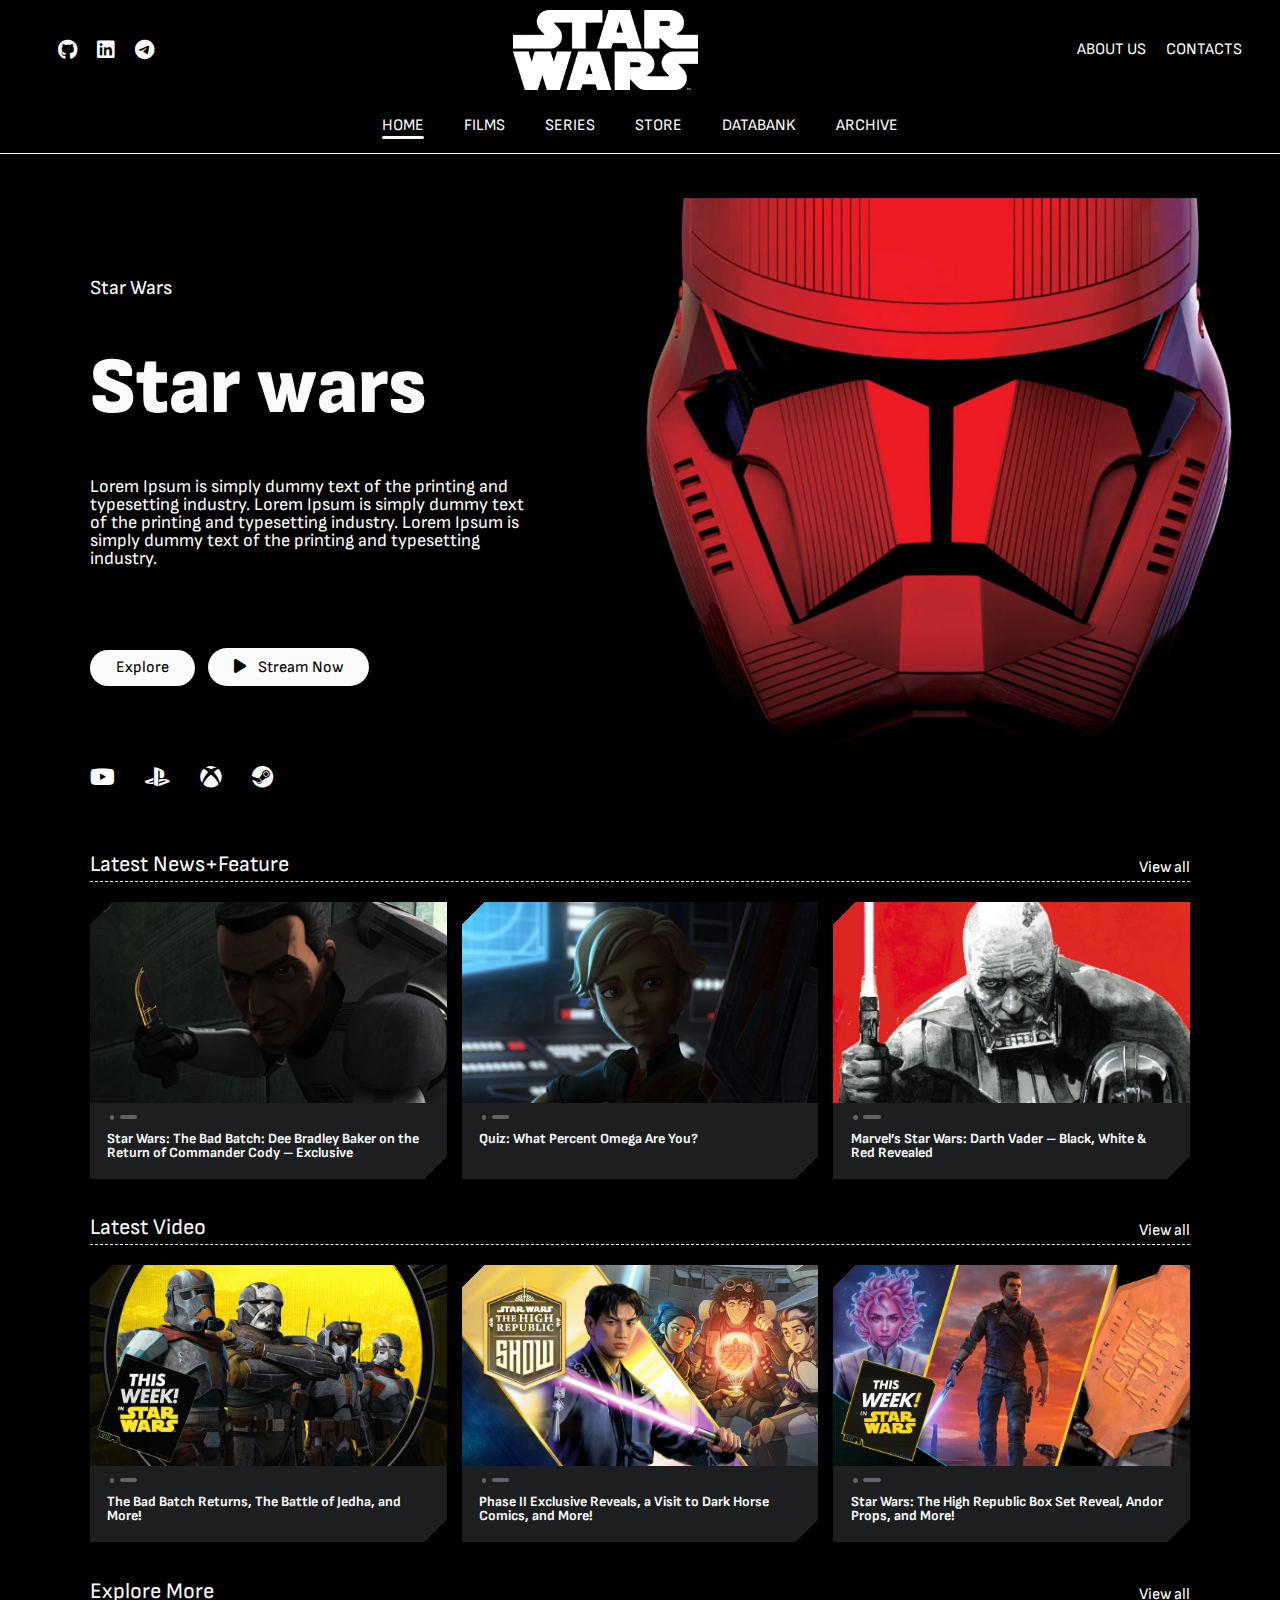
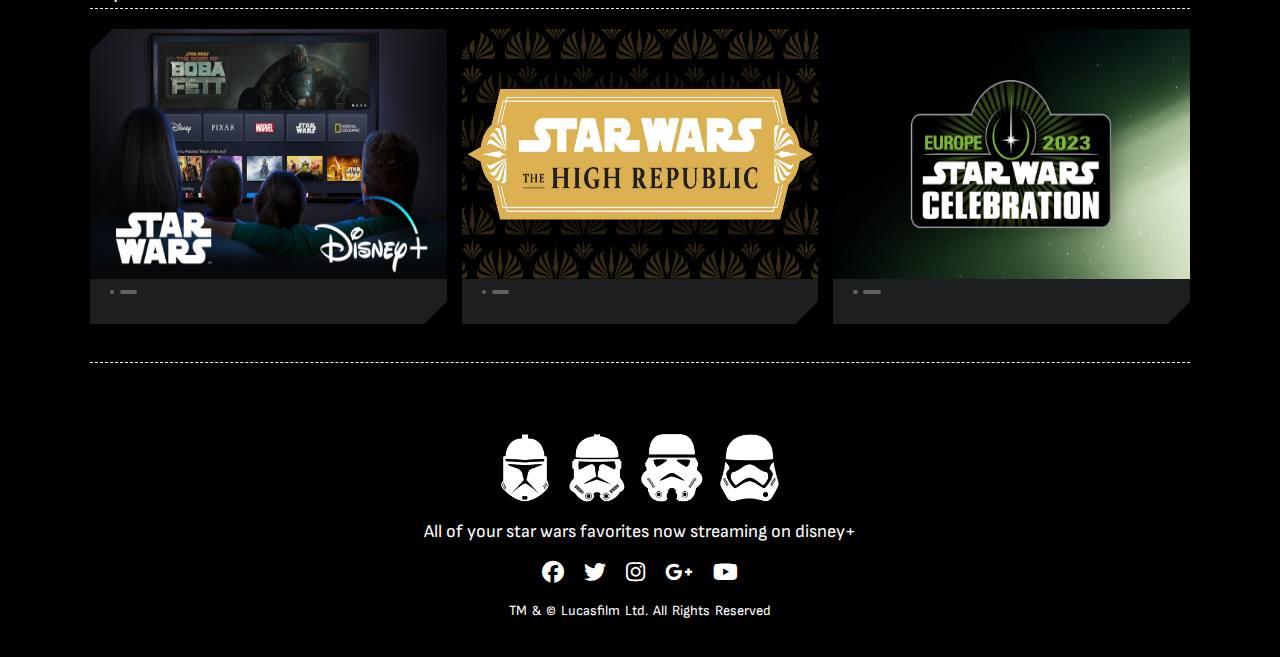
<file: html/index.html>
<!DOCTYPE html>
<html lang="en">
<head>
    <meta charset="UTF-8">
    <meta http-equiv="X-UA-Compatible" content="IE=edge">
    <meta name="viewport" content="width=device-width, initial-scale=1.0">
    <link rel="stylesheet" href="../css/all.css">
    <link rel="shortcut icon" type="x-icon" href="../img/logo2.png">
    <link rel="stylesheet" href="https://cdnjs.cloudflare.com/ajax/libs/font-awesome/6.2.1/css/all.min.css">
    <title>Star Wars</title>
</head>
<body>
    <header class="main">
        <div class="social">
            <a href="https://github.com/Toleubaev-Ulan"><i class="fa-brands fa-github"></i></a>
            <a href="https://www.linkedin.com/in/ulan-toleubayev-0a5a53238/"><i class="fa-brands fa-linkedin"></i></a>
            <a href=""><i class="fa-brands fa-telegram"></i></a>
        </div>
        <img src="../img/logo-main.webp" alt="Star Wars">
        <div class="contact">
            <a href="">ABOUT US</a>
            <a href="">CONTACTS</a>
        </div>
    </header>
    
    <section class="container">
        <div class="menu">
            <ul class="navbar">
                <li><a href="../html/index.html">HOME</a></li>
                <li><a href="../html/films.html">FILMS</a></li>
                <li><a href="#series">SERIES</a></li>
                <li><a href="#store">STORE</a></li>
                <li><a href="#databank">DATABANK</a></li>
                <li><a href="#archive">ARCHIVE</a></li>
            </ul>
        </div>

        <div class="home" id="home">
            <div class="home-text">
                <h3>Star Wars</h3>
                <h1>Star wars</h1>
                <p>Lorem Ipsum is simply dummy text of the printing and typesetting industry.
                    Lorem Ipsum is simply dummy text of the printing and typesetting industry.
                    Lorem Ipsum is simply dummy text of the printing and typesetting industry.
                </p>
                <a href="" class="go">Explore</a>
                <a href="" class="cta"><i class="fa-solid fa-play"></i>Stream Now</a>
                <div class="link">
                    <a href=""><i class="fa-brands fa-youtube"></i></a>
                    <a href=""><i class="fa-brands fa-playstation"></i></a>
                    <a href=""><i class="fa-brands fa-xbox"></i></a>
                    <a href=""><i class="fa-brands fa-steam"></i></a>
                </div>
            </div>

            <div class="home-img">
                <img src="../img/logo2.png" alt="">
            </div>
        </div>

        <div class="news-feature">
            <div class="news-feature-header">
                <h2>Latest News+Feature</h2>
                <div class="news-feature-header-link">
                    <a href="">
                        View all
                        <img src="../img/right-arrow.svg" alt="" class="arrow">
                    </a>
                </div>
            </div>
            <div class="news-feature-list">
                <div class="news-feature-item">
                    <a href="">
                        <img src="../img/news1.jpeg" alt="">
                        <p></p>
                        <h6>Star Wars: The Bad Batch: Dee Bradley Baker on the Return of Commander Cody – Exclusive</h6>
                    </a>
                </div>
                <div class="news-feature-item">
                    <a href="">
                        <img src="../img/news2.jpeg" alt="">
                        <p></p>
                        <h6>Quiz: What Percent Omega Are You?</h6>
                    </a>
                </div>
                <div class="news-feature-item">
                    <a href="">
                        <img src="../img/news3.webp" alt="">
                        <p></p>
                        <h6>Marvel’s Star Wars: Darth Vader – Black, White & Red Revealed</h6>
                    </a>
                </div>
            </div>
        </div>

        <div class="latest-video">
            <div class="latest-video-header">
                <h2>Latest Video</h2>
                <div class="latest-video-header-link">
                    <a href="">
                        View all
                        <img src="../img/right-arrow.svg" alt="" class="arrow">
                    </a>
                </div>
            </div>
            <div class="latest-video-list">
                <div class="latest-video-item">
                    <a href="">
                        <img src="../img/latest-video1.webp" alt="">
                        <p></p>
                        <h6>The Bad Batch Returns, The Battle of Jedha, and More!</h6>
                    </a>
                </div>
                <div class="latest-video-item">
                    <a href="">
                        <img src="../img/latest-video2.webp" alt="">
                        <p></p>
                        <h6>Phase II Exclusive Reveals, a Visit to Dark Horse Comics, and More!</h6>
                    </a>
                </div>
                <div class="latest-video-item">
                    <a href="">
                        <img src="../img/latest-video3.webp" alt="">
                        <p></p>
                        <h6>Star Wars: The High Republic Box Set Reveal, Andor Props, and More!</h6>
                    </a>
                </div>
            </div>
        </div>

        <div class="explore-more">
            <div class="explore-more-header">
                <h2>Explore More</h2>
                <div class="explore-more-header-link">
                    <a href="">
                        View all
                        <img src="../img/right-arrow.svg" alt="" class="arrow">
                    </a>
                </div>
            </div>
            <div class="explore-more-list">
                <div class="explore-more-item">
                    <a href="">
                        <img src="../img/explore-more11.jpeg" alt="">
                        <p></p>
                    </a>
                </div>
                <div class="explore-more-item">
                    <a href="">
                        <img src="../img/explore-more22.webp" alt="">
                        <p></p>
                    </a>
                </div>
                <div class="explore-more-item">
                    <a href="">
                        <img src="../img/explore-more33.webp" alt="">
                        <p></p>
                    </a>
                </div>
            </div>
        </div>

        <footer class="footer">
            <div class="line"></div>
            <div class="footer-item">
                <div class="linear-top"></div>
                <img src="../img/army.png" alt="">
                <p>All of your star wars favorites now streaming on disney+</p>
                <ul class="linkfooter">
                    <li><a href=""><i class="fa-brands fa-facebook"></i></a></li>
                    <li><a href=""><i class="fa-brands fa-twitter"></i></a></li>
                    <li><a href=""><i class="fa-brands fa-instagram"></i></a></li>
                    <li><a href=""><i class="fa-brands fa-google-plus-g"></i></a></li>
                    <li><a href=""><i class="fa-brands fa-youtube"></i></a></li>
                </ul>
                <h5 class="footer-bottom">TM & © Lucasfilm Ltd. All Rights Reserved</h5>
                <div class="linear-bottom"></div>
            </div>
        </footer>
    </section>
</body>
</html>
</file>
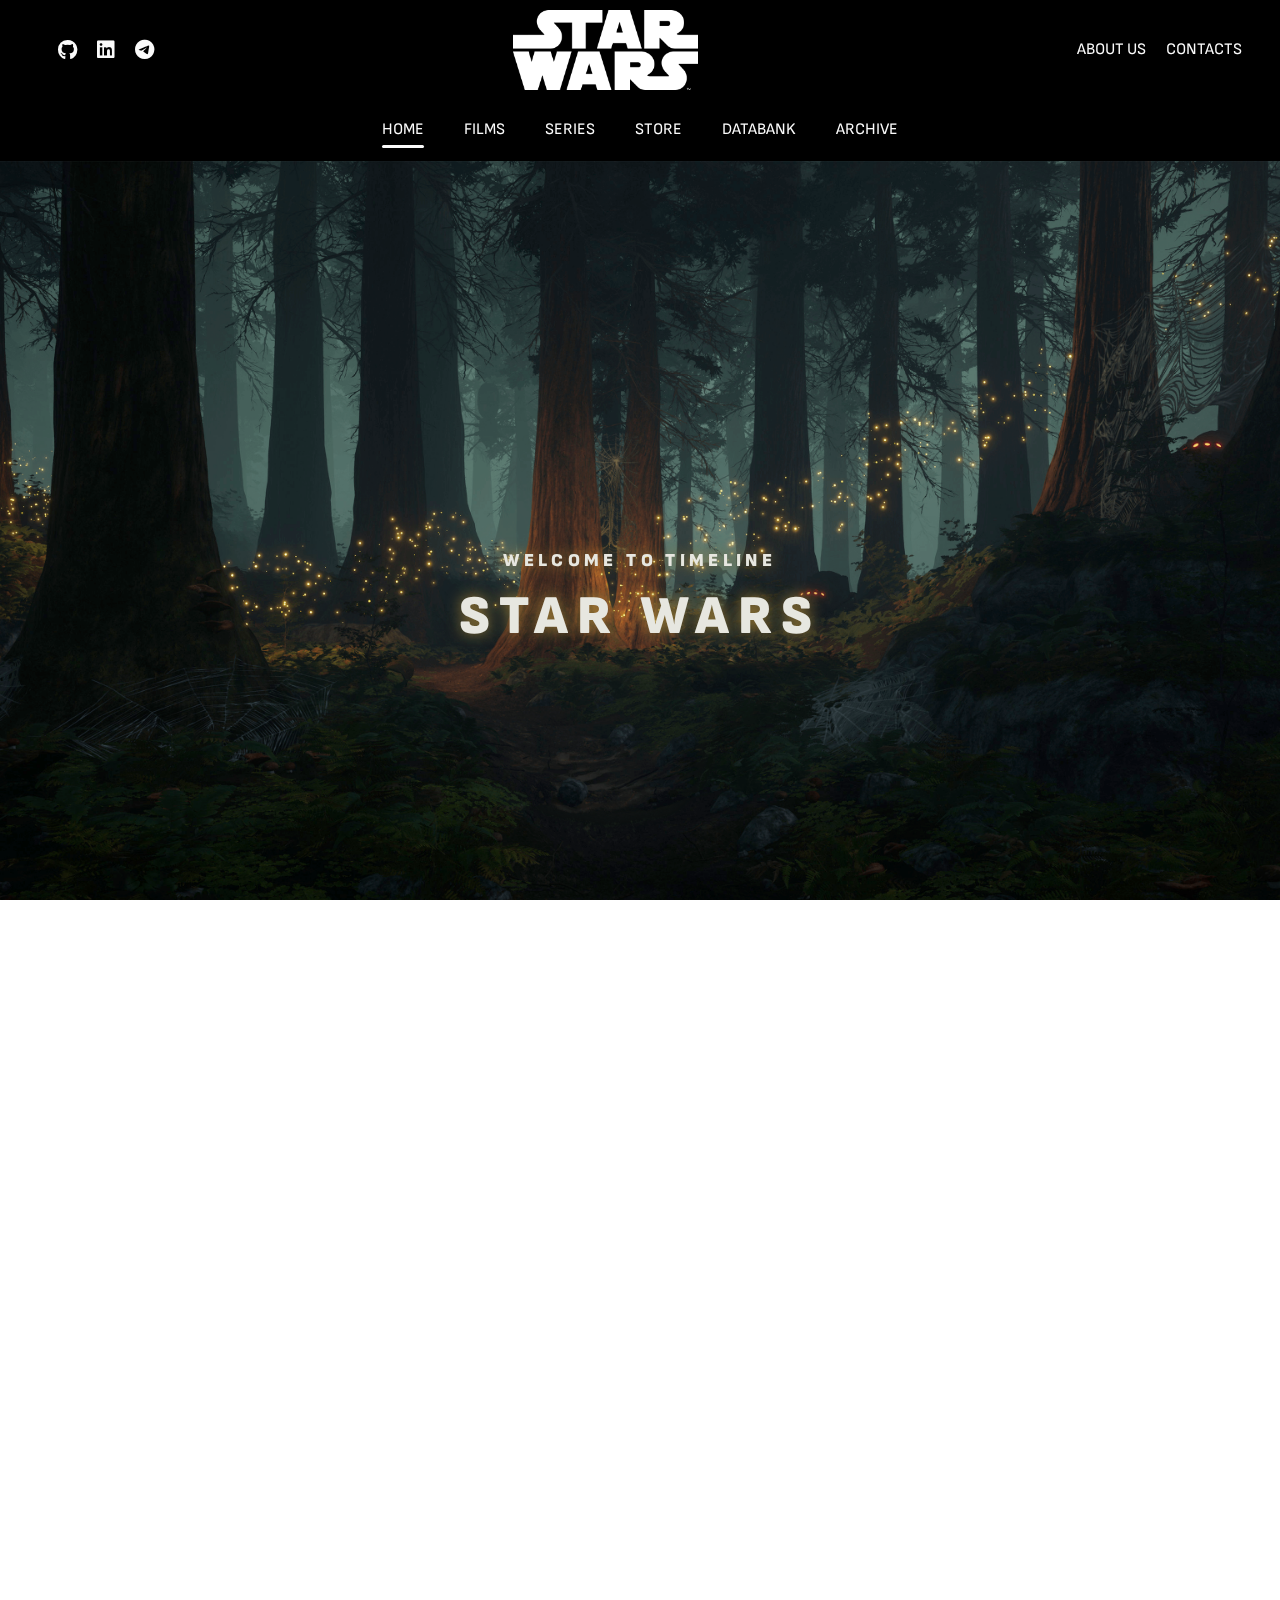
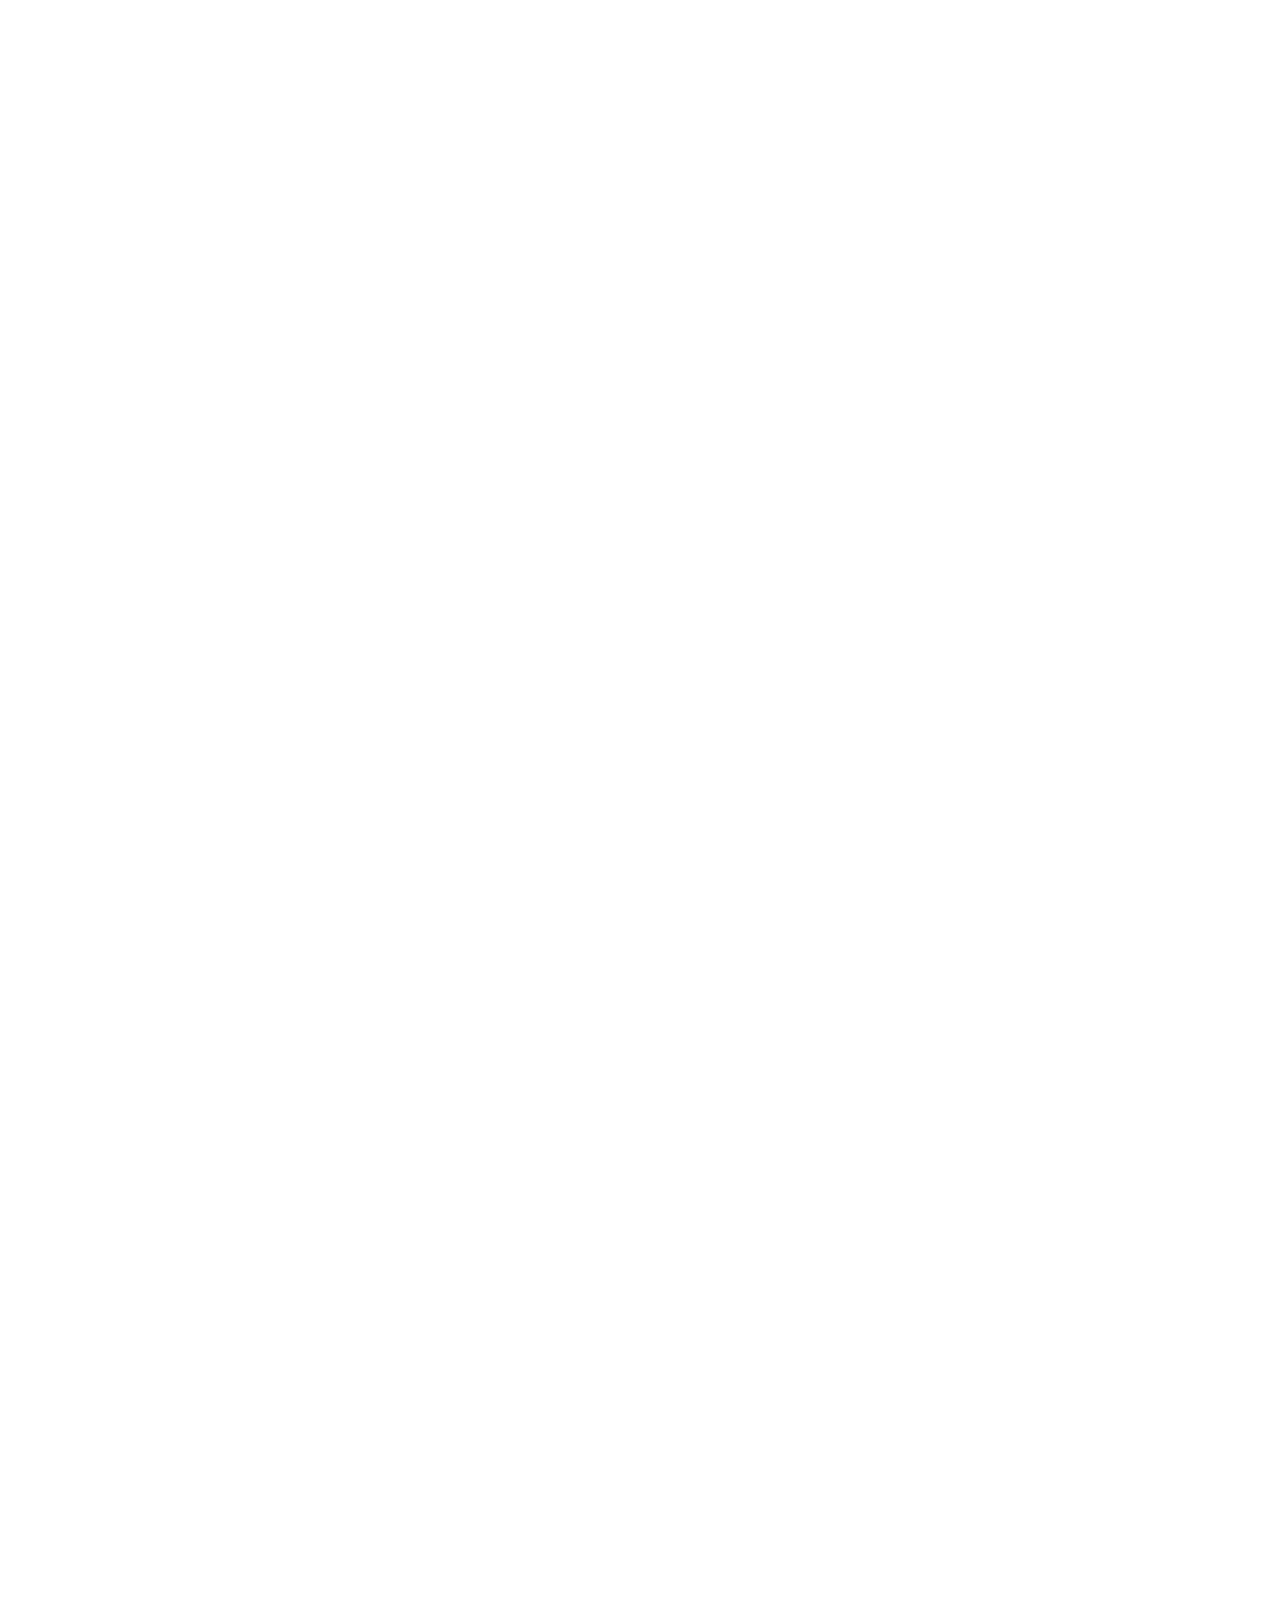
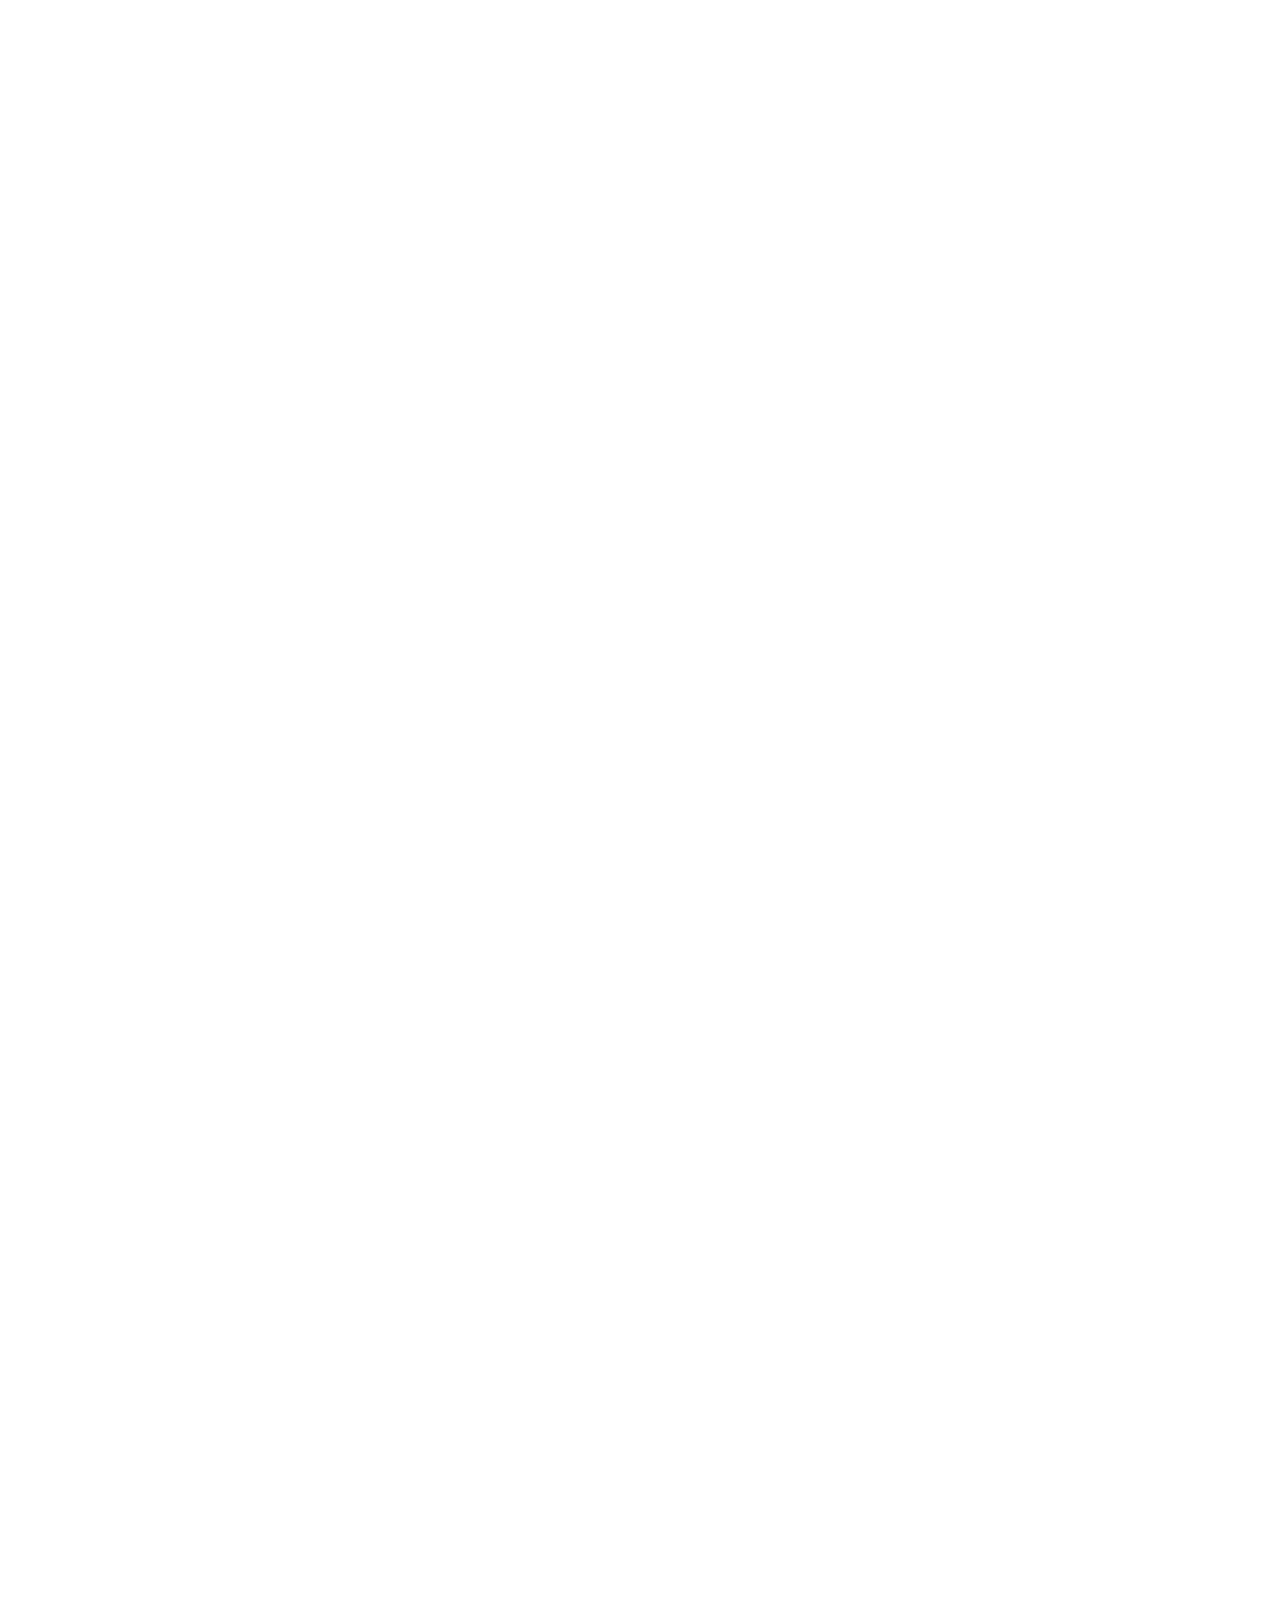
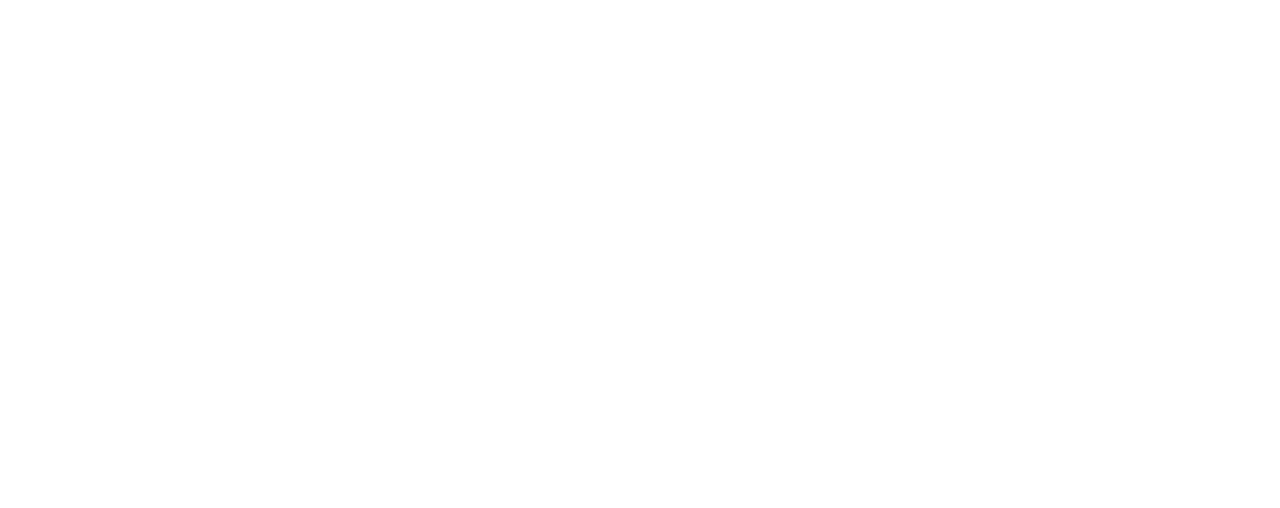
<file: html/films.html>
<!DOCTYPE html>
<html lang="en">
<head>
    <meta charset="UTF-8">
    <meta http-equiv="X-UA-Compatible" content="IE=edge">
    <meta name="viewport" content="width=device-width, initial-scale=1.0">
    <link rel="stylesheet" href="../css/all.css">
    <link rel="shortcut icon" type="x-icon" href="../img/logo2.png">
    <link rel="stylesheet" href="https://cdnjs.cloudflare.com/ajax/libs/font-awesome/6.2.1/css/all.min.css">
    <script src="../libs/gsap/gsap.min.js" defer></script>
    <script src="../libs/gsap/ScrollTrigger.min.js" defer></script>
    <script src="../libs/gsap/ScrollSmoother.min.js" defer></script>
    <script src="../js/films.js" defer></script>
    <title>Films</title>
</head>
<body>
    <div class="wrapper">
        <div class="content">
            <header class="main">
                <div class="social">
                    <a href="https://github.com/Toleubaev-Ulan"><i class="fa-brands fa-github"></i></a>
                    <a href="https://www.linkedin.com/in/ulan-toleubayev-0a5a53238/"><i class="fa-brands fa-linkedin"></i></a>
                    <a href=""><i class="fa-brands fa-telegram"></i></a>
                </div>
                <img src="../img/logo-main.webp" alt="Star Wars">
                <div class="contact">
                    <a href="">ABOUT US</a>
                    <a href="">CONTACTS</a>
                </div>
            </header>
        
            <section class="films_container">
                <div class="menu">
                    <ul class="navbar">
                        <li><a href="../html/index.html">HOME</a></li>
                        <li><a href="../html/films.html">FILMS</a></li>
                        <li><a href="#series">SERIES</a></li>
                        <li><a href="#store">STORE</a></li>
                        <li><a href="#databank">DATABANK</a></li>
                        <li><a href="#archive">ARCHIVE</a></li>
                    </ul>
                </div>
        
                <div class="main-header">
                    <div class="layers">
                        <div class="layer-header">
                            <div class="layers-caption">Welcome to timeline</div>
                            <div class="layers-title">Star Wars</div>
                        </div>
                        <div class="layer layers-base" style = "background-image: url(../img/layer-base.png);"></div>
                        <div class="layer layers-middle " style = "background-image: url(../img/layer-middle.png);"></div>
                        <div class="layer layers-front" style = "background-image: url(../img/layer-front.png);"></div>
                    </div>
                </div>

                <div class="timeline">
                    <div class="timeline-items">
                        <div class="timeline-item">
                            <div class="timeline-dot"></div>
                            <div class="timeline-date">32 | BBY</div>
                            <div class="timeline-content">
                                <div class="timeline-card">
                                    <a href="https://www.starwars.com/films/star-wars-episode-i-the-phantom-menace">
                                        <img src="../img/ep1.webp" alt="">
                                        <div class="flex-text">
                                            <h3>Star Wars: <br> The Phantom Menace (EP I)</h3>
                                            <h6>Rating:
                                                PG
                                                <br>
                                                Runtime:
                                                2hr 16min
                                                <br>
                                                Release Date:
                                                May 19, 1999
                                                <br>
                                                Genre:
                                                Action, Adventure, Fantasy, Live Action, Science Fiction
                                            </h6>
                                            <p></p>
                                        </div>
                                    </a>
                                </div>
                                
                            </div>
                        </div>

                        <div class="timeline-item">
                            <div class="timeline-dot"></div>
                            <div class="timeline-date">22 | BBY</div>
                            <div class="timeline-content">
                                <div class="timeline-card">
                                    <a href="https://www.starwars.com/films/star-wars-episode-ii-attack-of-the-clones">
                                        <img src="../img/ep2.webp" alt="">
                                        <div class="flex-text">
                                            <h3>Star Wars: <br> Attack of the Clones (EP II)</h3>
                                            <h6>Rating:
                                                PG
                                                <br>
                                                Runtime:
                                                2hr 22min
                                                <br>
                                                Release Date:
                                                May 16, 2002
                                                <br>
                                                Genre:
                                                Action, Adventure, Fantasy, Live Action, Science Fiction
                                            </h6>
                                            <p></p>
                                        </div>
                                    </a>
                                </div>
                            </div>
                        </div>

                        <div class="timeline-item">
                            <div class="timeline-dot"></div>
                            <div class="timeline-date">19 | BBY</div>
                            <div class="timeline-content">
                                <div class="timeline-card">
                                    <a href="https://www.starwars.com/films/star-wars-episode-iii-revenge-of-the-sith">
                                        <img src="../img/ep3.webp" alt="">
                                        <div class="flex-text">
                                            <h3>Star Wars: <br> Revenge of the Sith (EP III)</h3>
                                            <h6>Rating:
                                                PG-13
                                                <br>
                                                Runtime: 
                                                2hr 20min
                                                <br>
                                                Release Date: 
                                                May 19, 2005
                                                <br>
                                                Genre:
                                                Action, Adventure, Fantasy, Live Action, Science Fiction
                                            </h6>
                                            <p></p>
                                        </div>
                                    </a>
                                </div>
                            </div>
                        </div>

                        <div class="timeline-item">
                            <div class="timeline-dot"></div>
                            <div class="timeline-date">10 | BBY</div>
                            <div class="timeline-content">
                                <div class="timeline-card">
                                    <a href="https://www.starwars.com/films/solo">
                                        <img src="../img/hs.webp" alt="">
                                        <div class="flex-text">
                                            <h3>Solo: <br> A Star Wars Story </h3>
                                            <h6>Rating:
                                                PG-13
                                                <br>
                                                Runtime: 
                                                2hr 15min
                                                <br>
                                                Release Date: 
                                                May 10, 2018
                                                <br>
                                                Genre:
                                                Action, Adventure, Fantasy, Live Action, Science Fiction
                                            </h6>
                                            <p></p>
                                        </div>
                                    </a>
                                </div>
                            </div>
                        </div>

                        <div class="timeline-item">
                            <div class="timeline-dot"></div>
                            <div class="timeline-date">00 | BBY</div>
                            <div class="timeline-content">
                                <div class="timeline-card">
                                    <a href="https://www.starwars.com/films/rogue-one">
                                        <img src="../img/ro.webp" alt="">
                                        <div class="flex-text">
                                            <h3>Rogue One: <br> A Star Wars Story</h3>
                                            <h6>Rating:
                                                PG-13
                                                <br>
                                                Runtime: 
                                                2hr 13min
                                                <br>
                                                Release Date: 
                                                Dec 15, 2016
                                                <br>
                                                Genre:
                                                Action, Adventure, Fantasy, Live Action, Science Fiction
                                            </h6>
                                            <p></p>
                                        </div>
                                    </a>
                                </div>
                            </div>
                        </div>

                        <div class="timeline-item">
                            <div class="timeline-dot"></div>
                            <div class="timeline-date">00 | BBY | ABY</div>
                            <div class="timeline-content">
                                <div class="timeline-card">
                                    <a href="https://www.starwars.com/films/star-wars-episode-iv-a-new-hope">
                                        <img src="../img/ep4.webp" alt="">
                                        <div class="flex-text">
                                            <h3>Star Wars: <br> A New Hope (EP IV)</h3>
                                            <h6>Rating:
                                                PG
                                                <br>
                                                Runtime: 
                                                2hr 1min
                                                <br>
                                                Release Date: 
                                                May 25, 1977
                                                <br>
                                                Genre:
                                                Action, Adventure, Fantasy, Live Action, Science Fiction
                                            </h6>
                                            <p></p>
                                        </div>
                                    </a>
                                </div>
                            </div>
                        </div>

                        <div class="timeline-item">
                            <div class="timeline-dot"></div>
                            <div class="timeline-date">3 | ABY</div>
                            <div class="timeline-content">
                                <div class="timeline-card">
                                    <a href="https://www.starwars.com/films/star-wars-episode-v-the-empire-strikes-back">
                                        <img src="../img/ep5.webp" alt="">
                                        <div class="flex-text">
                                            <h3>Star Wars: <br> The Empire Strikes Back (EP V)</h3>
                                            <h6>Rating:
                                                PG
                                                <br>
                                                Runtime: 
                                                2hr 4min
                                                <br>
                                                Release Date: 
                                                May 21, 1980
                                                <br>
                                                Genre:
                                                Action, Adventure, Fantasy, Live Action, Science Fiction
                                            </h6>
                                            <p></p>
                                        </div>
                                    </a>
                                </div>
                            </div>
                        </div>

                        <div class="timeline-item">
                            <div class="timeline-dot"></div>
                            <div class="timeline-date">4 | ABY</div>
                            <div class="timeline-content">
                                <div class="timeline-card">
                                    <a href="https://www.starwars.com/films/star-wars-episode-vi-return-of-the-jedi">
                                        <img src="../img/ep6.webp" alt="">
                                        <div class="flex-text">
                                            <h3>Star Wars: <br> Return of the Jedi (EP VI)</h3>
                                            <h6>Rating:
                                                PG
                                                <br>
                                                Runtime: 
                                                2hr 11min
                                                <br>
                                                Release Date: 
                                                May 25, 1983
                                                <br>
                                                Genre:
                                                Action, Adventure, Fantasy, Live Action, Science Fiction
                                            </h6>
                                            <p></p>
                                        </div>
                                    </a>
                                </div>
                            </div>
                        </div>

                        <div class="timeline-item">
                            <div class="timeline-dot"></div>
                            <div class="timeline-date">34 | ABY</div>
                            <div class="timeline-content">
                                <div class="timeline-card">
                                    <a href="https://www.starwars.com/films/star-wars-episode-vii-the-force-awakens">
                                        <img src="../img/ep7.webp" alt="">
                                        <div class="flex-text">
                                            <h3>Star Wars: <br> The Force Awakens (EP VII)</h3>
                                            <h6>Rating:
                                                PG-13
                                                <br>
                                                Runtime: 
                                                2hr 18min
                                                <br>
                                                Release Date: 
                                                Dec 17, 2015
                                                <br>
                                                Genre:
                                                Action, Adventure, Fantasy, Live Action, Science Fiction
                                            </h6>
                                            <p></p>
                                        </div>
                                    </a>
                                </div>
                            </div>
                        </div>

                        <div class="timeline-item">
                            <div class="timeline-dot"></div>
                            <div class="timeline-date">34 | ABY</div>
                            <div class="timeline-content">
                                <div class="timeline-card">
                                    <a href="https://www.starwars.com/films/star-wars-episode-viii-the-last-jedi">
                                        <img src="../img/ep8.jpeg" alt="">
                                        <div class="flex-text">
                                            <h3>Star Wars: <br> The Last Jedi (EP VIII)</h3>
                                            <h6>Rating:
                                                PG-13
                                                <br>
                                                Runtime: 
                                                2hr 32min
                                                <br>
                                                Release Date: 
                                                Dec 15, 2017
                                                <br>
                                                Genre:
                                                Action, Adventure, Fantasy, Live Action, Science Fiction
                                            </h6>
                                            <p></p>
                                        </div>
                                    </a>
                                </div>
                            </div>
                        </div>

                        <div class="timeline-item">
                            <div class="timeline-dot"></div>
                            <div class="timeline-date">35 | ABY</div>
                            <div class="timeline-content">
                                <div class="timeline-card">
                                    <a href="https://www.starwars.com/films/star-wars-episode-ix-the-rise-of-skywalker">
                                        <img src="../img/ep9.webp" alt="">
                                        <div class="flex-text">
                                            <h3>Star Wars: <br> The Rise of Skywalker (Episode IX)</h3>
                                            <h6>Rating:
                                                PG-13
                                                <br>
                                                Runtime: 
                                                2hr 21min
                                                <br>
                                                Release Date: 
                                                Dec 20, 2019
                                                <br>
                                                Genre:
                                                Action, Adventure, Fantasy, Live Action, Science Fiction
                                            </h6>
                                            <p></p>
                                        </div>
                                    </a>
                                </div>
                            </div>
                        </div>
                    </div>
                </div>

                <footer class="footer">
                    <div class="line"></div>
                    <div class="footer-item">
                        <div class="linear-top"></div>
                        <img src="../img/army.png" alt="">
                        <p>All of your star wars favorites now streaming on disney+</p>
                        <ul class="linkfooter">
                            <li><a href=""><i class="fa-brands fa-facebook"></i></a></li>
                            <li><a href=""><i class="fa-brands fa-twitter"></i></a></li>
                            <li><a href=""><i class="fa-brands fa-instagram"></i></a></li>
                            <li><a href=""><i class="fa-brands fa-google-plus-g"></i></a></li>
                            <li><a href=""><i class="fa-brands fa-youtube"></i></a></li>
                        </ul>
                        <h5 class="footer-bottom">TM & © Lucasfilm Ltd. All Rights Reserved</h5>
                        <div class="linear-bottom"></div>
                    </div>
                </footer>
            </section>
        </div>
    </div>
</body>
</html>
</file>
<file: css/all.css>
@import url('vender/reset.css');

@import url('components/header.css');
@import url('components/menu.css');
@import url('components/home.css');
@import url('components/news-feature.css');
@import url('components/latest-video.css');
@import url('components/explore-more.css');
@import url('components/footer.css');

@import url('components/second/films.css');
@import url('components/second/timeline.css');
</file>
